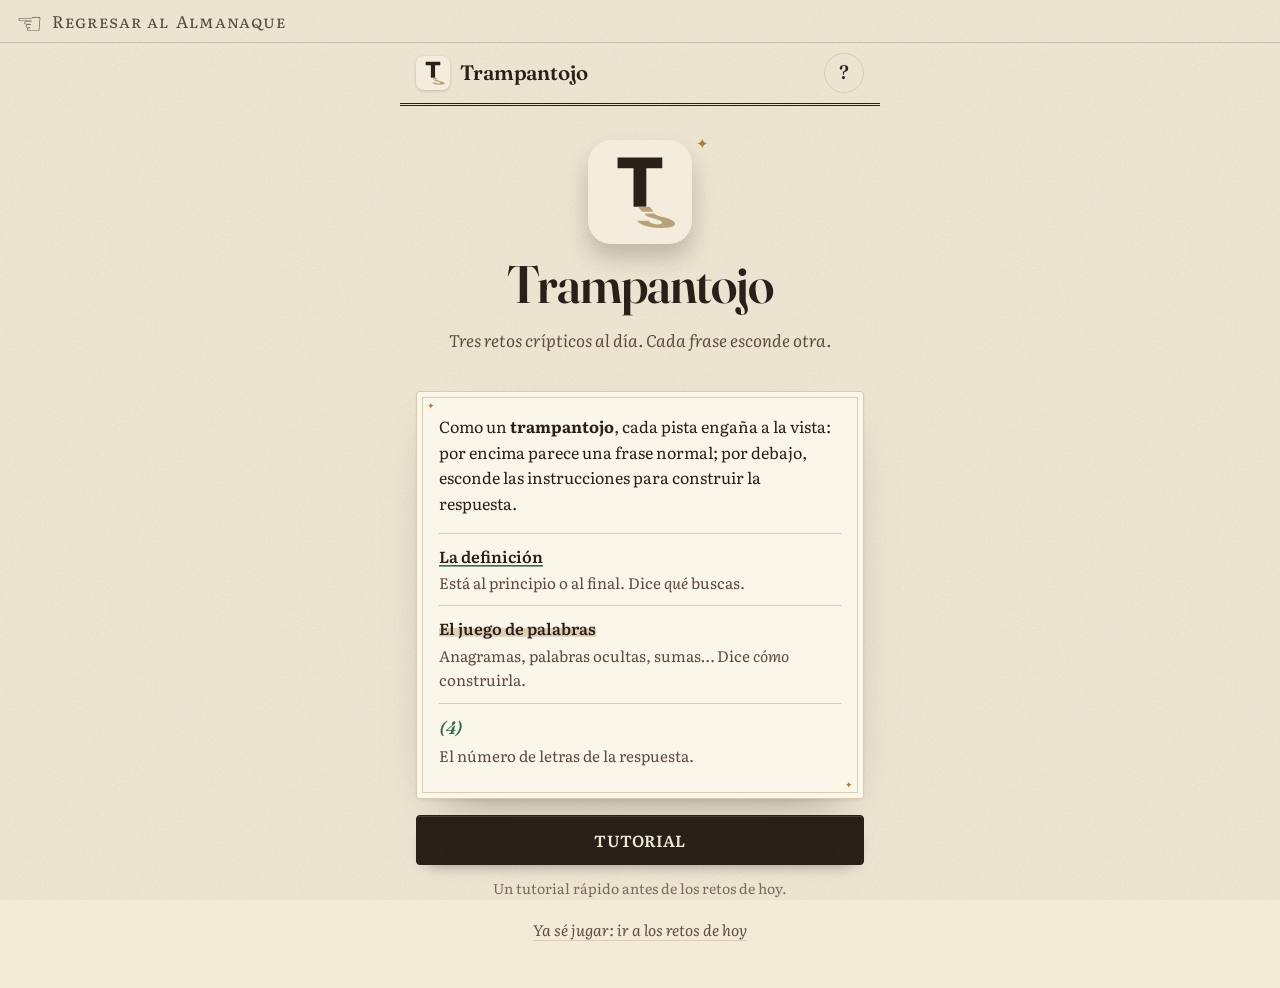
<file: index.html>
<!doctype html>
<html lang="es">
<head>
  <meta charset="utf-8">
  <meta name="viewport" content="width=device-width, initial-scale=1, viewport-fit=cover">
  <title>Trampantojo</title>
  <meta name="description" content="Trampantojo: tres retos crípticos al día, en español. Cada frase esconde otra.">
  <!-- Vista previa al compartir el enlace (WhatsApp, X, Bluesky…): el icono del juego. -->
  <meta property="og:type" content="website">
  <meta property="og:site_name" content="Almanaque">
  <meta property="og:title" content="Trampantojo">
  <meta property="og:description" content="Trampantojo: tres retos crípticos al día, en español. Cada frase esconde otra.">
  <meta property="og:url" content="https://joseleking.github.io/Trampantojo/">
  <meta property="og:image" content="https://joseleking.github.io/Trampantojo/img/icon-512.png">
  <meta property="og:image:width" content="512">
  <meta property="og:image:height" content="512">
  <meta property="og:image:alt" content="Icono de Trampantojo">
  <meta name="twitter:card" content="summary">
  <meta name="theme-color" content="#F3EAD8" id="meta-tema">
  <link rel="icon" href="img/logo.svg" type="image/svg+xml">
  <link rel="apple-touch-icon" href="img/apple-touch-icon.png">
  <script>
    // Modo claro u oscuro: el que se elija en Almanaque, común a todos los juegos. Sin elegir, claro.
    // Se aplica antes de pintar, para evitar el destello.
    try {
      if (localStorage.getItem('almanaque:tema') === 'dark') {
        document.documentElement.dataset.theme = 'dark';
        document.getElementById('meta-tema').content = '#1D1813';
      }
    } catch (e) {}
  </script>
  <link rel="preconnect" href="https://fonts.googleapis.com">
  <link rel="preconnect" href="https://fonts.gstatic.com" crossorigin>
  <link rel="stylesheet" href="https://fonts.googleapis.com/css2?family=Fraunces:ital,opsz,wght@0,9..144,400..700;1,9..144,400..600&family=Literata:ital,opsz,wght@0,7..72,400..700;1,7..72,400..500&display=swap">
  <link rel="stylesheet" href="css/estilos.css">
  <script src="volver-almanaque.js" defer></script>
  <script type="module" src="js/app.js"></script>
</head>
<body>
  <svg width="0" height="0" style="position:absolute" aria-hidden="true">
    <symbol id="i-logo" viewBox="80 80 800 800">
      <rect x="80" y="80" width="800" height="800" rx="180" fill="#F4ECDD"/>
      <g transform="translate(480 480) scale(1.35) translate(-480 -480)">
        <path d="M352 284h255v60h-91v220h-73V344h-91z" fill="#2B211A"/>
        <path d="M469.5 564 535.5 564 557.5 592 491.5 592ZM504 603 563 603 565 606 570 610 579 614 592 618 608 622 623 626 637 630 648 634 657 638 665 642 670 646 674 650 677 654 679 658 680 662 679 666 676 670 671 674 661 678 640 682 600 685.5 565 683 536 679 518 675 505 671 494 667 486 663 479 659 474 655 470 651 466 647 464 644 529 644 530 646 534 650 539 654 547 658 563 662 580 664.5 596 662 605 658 606 654 604 650 600 646 592 642 582 638 569 634 554 630 541 626 530 622 521 618 515 614 511 610 507 606Z" class="logo-sombra" fill="#B9A27A"/>
      </g>
    </symbol>
    <symbol id="i-compartir" viewBox="0 0 24 24"><g fill="none" stroke="currentColor" stroke-width="1.7" stroke-linecap="round" stroke-linejoin="round"><path d="M12 15V3.5M7.5 8 12 3.5 16.5 8"/><path d="M5 12.5v6A2 2 0 0 0 7 20.5h10a2 2 0 0 0 2-2v-6"/></g></symbol>
  </svg>

  <!-- Portada de arranque -->
  <div class="arranque" id="arranque" aria-hidden="true">
    <span class="arranque-logo"><svg><use href="#i-logo"/></svg></span>
    <p class="arranque-nombre">Trampantojo</p>
  </div>

  <header class="cabecera">
    <a class="marca" href="./" aria-label="Trampantojo, inicio">
      <svg class="marca-icono" aria-hidden="true"><use href="#i-logo"/></svg>
      <span class="marca-texto">Trampantojo</span>
    </a>
    <div class="cabecera-acciones">
      <button type="button" class="boton-icono" id="b-ayuda" aria-label="Cómo se juega"><span aria-hidden="true">?</span></button>
    </div>
  </header>

  <main class="escena">
    <!-- Carga -->
    <section class="pantalla" id="p-carga" aria-busy="true">
      <div class="cargando">
        <svg class="caja-carga" aria-hidden="true"><use href="#i-logo"/></svg>
        <p>Preparando el truco…</p>
      </div>
    </section>

    <!-- Error -->
    <section class="pantalla" id="p-error" hidden>
      <h1 class="titulo" tabindex="-1" data-foco>El truco ha fallado</h1>
      <p>No se han podido cargar las pistas (<code>trampantojo-pistas.json</code>).</p>
      <p class="discreto">Si has abierto el archivo directamente con doble clic, el navegador bloquea la carga: sírvelo con un servidor local (lo explica el README).</p>
      <button type="button" class="boton" id="b-reintentar">Reintentar</button>
    </section>

    <!-- Presentación / primera visita -->
    <section class="pantalla" id="p-intro" hidden>
      <div class="portada">
        <span class="portada-caja" aria-hidden="true"><svg><use href="#i-logo"/></svg></span>
        <h1 class="portada-titulo" tabindex="-1" data-foco>Trampantojo</h1>
        <p class="portada-lema">Tres retos crípticos al día. Cada frase esconde otra.</p>
      </div>
      <div class="tarjeta tarjeta-texto">
        <p>Como un <strong>trampantojo</strong>, cada pista engaña a la vista: por encima parece una frase normal; por debajo, esconde las instrucciones para construir la respuesta.</p>
        <dl class="claves">
          <div><dt><span class="muestra muestra-def">La definición</span></dt><dd>Está al principio o al final. Dice <em>qué</em> buscas.</dd></div>
          <div><dt><span class="muestra muestra-ind">El juego de palabras</span></dt><dd>Anagramas, palabras ocultas, sumas… Dice <em>cómo</em> construirla.</dd></div>
          <div><dt><span class="muestra muestra-num">(4)</span></dt><dd>El número de letras de la respuesta.</dd></div>
        </dl>
      </div>
      <div class="acciones acciones-columna">
        <button type="button" class="boton" id="b-empezar">TUTORIAL</button>
        <p class="acciones-nota">Un tutorial rápido antes de los retos de hoy.</p>
        <button type="button" class="enlace" id="b-saltar-tutorial">Ya sé jugar: ir a los retos de hoy</button>
      </div>
    </section>

    <!-- Juego -->
    <section class="pantalla" id="p-juego" hidden>
      <div class="acciones acciones-columna saltar-tutorial" id="j-aviso" hidden>
        <button type="button" class="boton boton-secundario" id="j-aviso-saltar">SALTAR TUTORIAL</button>
      </div>

      <div class="pista-cabeza">
        <span class="sobretitulo" id="j-etiqueta" tabindex="-1" data-foco></span>
        <span class="dificultad" id="j-dificultad"></span>
      </div>

      <article class="tarjeta tarjeta-pista">
        <p class="pista" id="j-pista"></p>
        <ul class="leyenda" aria-label="Leyenda">
          <li data-l="def">definición</li>
          <li data-l="ind">indicador</li>
          <li data-l="mat">materia prima</li>
        </ul>
      </article>

      <div class="zona-juego" id="j-zona">
        <aside class="nota" id="j-nota" hidden>
          <span class="sobretitulo" id="j-nota-titulo"></span>
          <p id="j-nota-texto"></p>
        </aside>

        <div class="revelacion" id="j-tipo" hidden>
          <span class="sobretitulo">Tipo de juego</span>
          <p><strong id="j-tipo-nombre"></strong> <span id="j-tipo-linea"></span></p>
        </div>

        <div class="casillas-zona" id="j-casillas-zona">
          <div class="casillas" id="j-casillas" aria-hidden="true"></div>
          <input id="j-entrada" class="entrada" type="text" inputmode="text"
                 autocomplete="off" autocorrect="off" autocapitalize="characters" spellcheck="false"
                 enterkeyhint="go" aria-describedby="j-ayuda-lectura">
          <span class="solo-lectores" id="j-ayuda-lectura"></span>
        </div>
        <p class="mensaje" id="j-mensaje" aria-live="polite"></p>

        <div class="acciones">
          <button type="button" class="boton boton-secundario" id="j-ayuda">
            <span class="boton-pre">Desvelar pista</span> <span id="j-ayuda-txt"></span>
          </button>
          <button type="button" class="boton" id="j-comprobar">Comprobar</button>
        </div>
        <p class="contador-ayudas" id="j-contador"></p>
      </div>

      <section class="desmontaje" id="j-desmontaje" hidden aria-labelledby="j-desmontaje-titulo">
        <h2 class="sobretitulo sobretitulo-ornado" id="j-desmontaje-titulo">El desmontaje</h2>
        <div class="escenario" id="j-escenario"></div>
        <p class="rotulo" id="j-rotulo" aria-live="polite"></p>
        <div class="solucion" id="j-solucion" hidden>
          <p class="solucion-formula" id="j-sol-formula"></p>
          <p class="solucion-extra" id="j-sol-extra"></p>
        </div>
        <div class="acciones acciones-columna">
          <button type="button" class="enlace" id="j-saltar">Saltar animación</button>
          <button type="button" class="boton" id="j-continuar" hidden>Continuar</button>
          <button type="button" class="enlace" id="j-saltar-tutorial" hidden>Ya lo he entendido, saltar tutorial</button>
        </div>
      </section>

      <div class="acciones acciones-columna" id="j-pie">
        <button type="button" class="enlace" data-tutorial>¿Primera vez? Aprende con el tutorial</button>
      </div>
    </section>

    <!-- Fin del tutorial -->
    <section class="pantalla" id="p-fin-tutorial" hidden>
      <div class="portada portada-compacta">
        <span class="portada-caja" aria-hidden="true"><svg><use href="#i-logo"/></svg></span>
        <h1 class="titulo" tabindex="-1" data-foco>Ya sabes mirar dos veces</h1>
      </div>
      <div class="tarjeta tarjeta-texto">
        <p>Has visto cinco trucos. En los retos diarios aparecerán también la <strong>resta</strong> (quitar letras), el <strong>contenedor</strong> (una palabra dentro de otra) y las <strong>combinadas</strong>, que encadenan varios.</p>
        <p>Si te atascas, pide ayuda. Siempre llegan en el mismo orden: primero se subraya la definición, después se revela el tipo de juego y, por último, se destapan letras.</p>
      </div>
      <div class="acciones acciones-columna">
        <button type="button" class="boton" id="b-ir-hoy">Ver los retos de hoy</button>
      </div>
    </section>

    <!-- Resultado del día -->
    <section class="pantalla" id="p-final" hidden>
      <header class="final-cabeza">
        <p class="sobretitulo" id="f-numero" tabindex="-1" data-foco></p>
        <p class="final-fecha" id="f-fecha"></p>
      </header>
      <ol class="final-retos" id="f-retos"></ol>
      <p class="final-ayudas" id="f-ayudas"></p>

      <div class="tarjeta racha">
        <div class="racha-dato">
          <span class="cifra" id="f-racha">0</span>
          <span class="racha-etiqueta" id="f-racha-etiqueta">días de racha</span>
        </div>
        <div class="racha-dato">
          <span class="cifra cifra-secundaria" id="f-mejor">0</span>
          <span class="racha-etiqueta">mejor racha</span>
        </div>
        <ol class="semana" id="f-semana" aria-label="Últimos siete días"></ol>
      </div>

      <div class="acciones acciones-columna">
        <button type="button" class="boton" id="f-compartir">
          <svg class="icono-boton" aria-hidden="true"><use href="#i-compartir"/></svg>
          Compartir resultado
        </button>
        <a class="boton boton-secundario" data-almanaque-volver hidden href="https://joseleking.github.io/Almanaque/">☜ Regresar al Almanaque</a>
        <p class="aviso" id="f-aviso" aria-live="polite"></p>
      </div>

      <div class="cuenta">
        <span class="sobretitulo">Nuevos retos en</span>
        <time class="cuenta-reloj" id="f-cuenta">--:--:--</time>
      </div>

      <div class="acciones acciones-columna">
        <button type="button" class="enlace" data-tutorial>Repasar el tutorial</button>
      </div>
    </section>
  </main>

  <dialog class="dialogo" id="d-ayuda" aria-labelledby="d-ayuda-titulo">
    <div class="dialogo-cuerpo">
      <div class="dialogo-cabeza">
        <h2 class="titulo" id="d-ayuda-titulo">Cómo se juega</h2>
        <button type="button" class="boton-icono" id="d-cerrar" aria-label="Cerrar"><span aria-hidden="true">×</span></button>
      </div>
      <p>Cada día hay tres retos nuevos, de menos a más difícil. Cada pista tiene dos lecturas: la de la superficie, que parece una frase normal, y la oculta, que explica cómo se construye la respuesta.</p>
      <p>Toda pista tiene una <span class="muestra muestra-def">definición</span>, al principio o al final, y un <span class="muestra muestra-ind">juego de palabras</span>, señalado casi siempre por un <em>indicador</em>. El número entre paréntesis es la longitud de la respuesta.</p>
      <p>No importan las tildes ni las mayúsculas (á = a), pero la <strong>ñ</strong> es una letra distinta de la n.</p>
      <p>Tienes <strong>tres intentos</strong> por reto: cada vez que compruebas una respuesta equivocada gastas uno. Si se acaban, el reto cuenta como fallado y se te enseña la solución. La racha sigue mientras termines los retos del día.</p>
      <h3 class="sobretitulo">Los trucos</h3>
      <dl class="glosario" id="d-glosario"></dl>
      <h3 class="sobretitulo">Las ayudas</h3>
      <ol class="lista-ayudas">
        <li>Subrayar la definición.</li>
        <li>Revelar el tipo de juego.</li>
        <li>Destapar una letra (puedes repetirla).</li>
      </ol>
      <p class="discreto">Al compartir tu resultado solo se ve cuántas ayudas usaste y qué retos fallaste, nunca la respuesta.</p>
      <div class="acciones acciones-columna">
        <button type="button" class="boton" id="d-tutorial">REPETIR TUTORIAL</button>
      </div>
    </div>
  </dialog>
</body>
</html>
</file>
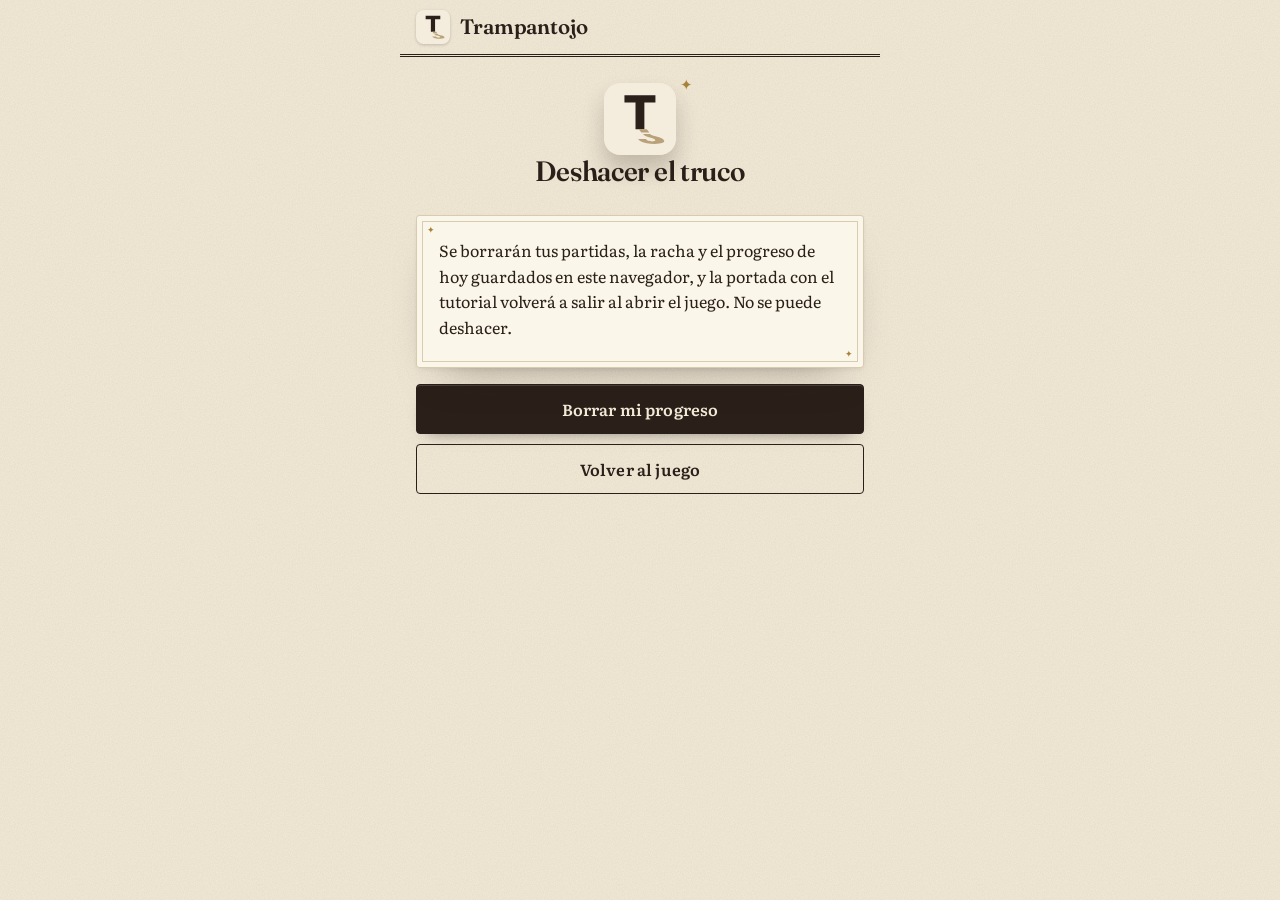
<file: reiniciar/index.html>
<!doctype html>
<html lang="es">
<head>
  <meta charset="utf-8">
  <meta name="viewport" content="width=device-width, initial-scale=1, viewport-fit=cover">
  <title>Reiniciar Trampantojo</title>
  <meta name="robots" content="noindex">
  <meta name="theme-color" content="#F3EAD8">
  <link rel="icon" href="../img/logo.svg" type="image/svg+xml">
  <link rel="apple-touch-icon" href="../img/apple-touch-icon.png">
  <script>
    // Mismo tema que el juego (esa preferencia no se borra).
    try {
      if (localStorage.getItem('almanaque:tema') === 'dark') document.documentElement.dataset.theme = 'dark';
    } catch (e) {}
  </script>
  <link rel="preconnect" href="https://fonts.googleapis.com">
  <link rel="preconnect" href="https://fonts.gstatic.com" crossorigin>
  <link rel="stylesheet" href="https://fonts.googleapis.com/css2?family=Fraunces:ital,opsz,wght@0,9..144,400..700;1,9..144,400..600&family=Literata:ital,opsz,wght@0,7..72,400..700;1,7..72,400..500&display=swap">
  <link rel="stylesheet" href="../css/estilos.css">
</head>
<body>
  <header class="cabecera">
    <a class="marca" href="../" aria-label="Trampantojo, inicio">
      <img class="marca-icono" src="../img/logo.svg" alt="">
      <span class="marca-texto">Trampantojo</span>
    </a>
  </header>

  <main class="escena">
    <section class="pantalla" id="pregunta">
      <div class="portada portada-compacta">
        <img class="portada-caja" src="../img/logo.svg" alt="">
        <h1 class="titulo">Deshacer el truco</h1>
      </div>
      <div class="tarjeta tarjeta-texto">
        <p>Se borrarán tus partidas, la racha y el progreso de hoy guardados en este navegador, y la portada con el tutorial volverá a salir al abrir el juego. No se puede deshacer.</p>
      </div>
      <div class="acciones acciones-columna">
        <button type="button" class="boton" id="borrar">Borrar mi progreso</button>
        <a class="boton boton-secundario" href="../">Volver al juego</a>
      </div>
    </section>

    <section class="pantalla" id="hecho" hidden>
      <div class="portada portada-compacta">
        <img class="portada-caja" src="../img/logo.svg" alt="">
        <h1 class="titulo">Hecho</h1>
      </div>
      <p role="status" style="text-align:center">Tu progreso se ha borrado. Volviendo al juego…</p>
    </section>
  </main>

  <script>
    // Misma clave que CLAVE en js/app.js.
    document.getElementById('borrar').addEventListener('click', function () {
      try { window.localStorage.removeItem('trampantojo:v1'); } catch (e) { /* sin almacenamiento */ }
      document.getElementById('pregunta').hidden = true;
      document.getElementById('hecho').hidden = false;
      setTimeout(function () { location.href = '../'; }, 1500);
    });
  </script>
</body>
</html>
</file>
<file: css/estilos.css>
/* ═══════════════════════════════════════════════════════════════════
   Trampantojo — papel, tinta sepia y un poco de ilusionismo.
   Misma familia que Periplo, Mentidero y Calendas: papel #F4ECDD,
   tinta #2B211A y un único acento propio, el verde #2F6B4E.
   ═══════════════════════════════════════════════════════════════════ */

:root {
  color-scheme: light;
  --papel: #F3EAD8;
  --papel-alto: #FBF6EA;
  --papel-hondo: #E9DDC4;
  --tinta: #2A2019;
  --tinta-2: #5E4C3A;
  --tinta-3: #7D6A55;
  --linea: #D9CBB0;
  --regla: #2A2019;
  --acento: #2F6B4E;
  --acento-suave: rgba(47, 107, 78, .12);
  --alerta: #A3352C;
  --oro: #A8823A;
  --oro-texto: #7A5C24;
  --marcador: rgba(185, 162, 122, .45);
  --azul: #2F5D78;
  --verde: #3C6A3E;
  --ambar: #C08A2E;
  --acierto-fondo: #2A2019;
  --acierto-tinta: #F3EAD8;
  --sombra: 0 1px 0 rgba(255, 255, 255, .6) inset, 0 22px 44px -28px rgba(42, 32, 25, .5), 0 2px 6px -3px rgba(42, 32, 25, .18);
  --grano: url("data:image/svg+xml,%3Csvg xmlns='http://www.w3.org/2000/svg' width='180' height='180'%3E%3Cfilter id='n'%3E%3CfeTurbulence type='fractalNoise' baseFrequency='.85' numOctaves='3' stitchTiles='stitch'/%3E%3CfeColorMatrix values='0 0 0 0 .16 0 0 0 0 .12 0 0 0 0 .08 0 0 0 .1 0'/%3E%3C/filter%3E%3Crect width='100%25' height='100%25' filter='url(%23n)'/%3E%3C/svg%3E");

  --f-display: 'Fraunces', 'Iowan Old Style', Georgia, serif;
  --f-texto: 'Literata', 'Iowan Old Style', Georgia, serif;
}

:root[data-theme="dark"] {
  color-scheme: dark;
  --papel: #1D1813;
  --papel-alto: #2A231C;
  --papel-hondo: #15110D;
  --tinta: #EFE4CF;
  --tinta-2: #C2B196;
  --tinta-3: #9C8A72;
  --linea: #3E3327;
  --regla: #B3A18A;
  --acento: #8CC4A2;
  --acento-suave: rgba(140, 196, 162, .14);
  --alerta: #E58A7F;
  --oro: #D6A46D;
  --oro-texto: #DDB27F;
  --marcador: rgba(185, 162, 122, .26);
  --azul: #93B6D6;
  --verde: #8FC08A;
  --ambar: #DDB25C;
  --acierto-fondo: #EFE4CF;
  --acierto-tinta: #2A2019;
  --sombra: 0 1px 0 rgba(255, 255, 255, .04) inset, 0 24px 48px -26px rgba(0, 0, 0, .85), 0 2px 8px -3px rgba(0, 0, 0, .5);
  --grano: url("data:image/svg+xml,%3Csvg xmlns='http://www.w3.org/2000/svg' width='180' height='180'%3E%3Cfilter id='n'%3E%3CfeTurbulence type='fractalNoise' baseFrequency='.85' numOctaves='3' stitchTiles='stitch'/%3E%3CfeColorMatrix values='0 0 0 0 .94 0 0 0 0 .89 0 0 0 0 .81 0 0 0 .05 0'/%3E%3C/filter%3E%3Crect width='100%25' height='100%25' filter='url(%23n)'/%3E%3C/svg%3E");
}

/* ── Base ─────────────────────────────────────────────────────────── */

*, *::before, *::after { box-sizing: border-box; }
[hidden] { display: none !important; }

html { -webkit-text-size-adjust: 100%; text-size-adjust: 100%; }

body {
  margin: 0;
  min-height: 100vh;
  min-height: 100dvh;
  background-color: var(--papel);
  background-image: var(--grano);
  background-attachment: fixed;
  color: var(--tinta);
  font-family: var(--f-texto);
  font-size: 1rem;
  line-height: 1.5;
  -webkit-font-smoothing: antialiased;
  -webkit-tap-highlight-color: transparent;
  transition: background-color .3s, color .3s;
}

p { margin: 0 0 .8em; }
code { font-size: .9em; }
button { font: inherit; color: inherit; }

:focus-visible { outline: 2px solid var(--oro); outline-offset: 3px; border-radius: 4px; }
[tabindex="-1"]:focus { outline: none; }

.solo-lectores {
  position: absolute; width: 1px; height: 1px; overflow: hidden;
  clip: rect(0 0 0 0); clip-path: inset(50%); white-space: nowrap;
}

.sobretitulo {
  display: block;
  margin: 0;
  font-family: var(--f-texto);
  font-size: .72rem;
  font-weight: 600;
  letter-spacing: .16em;
  text-transform: uppercase;
  color: var(--acento);
}

.titulo {
  margin: 0 0 .5em;
  font-family: var(--f-display);
  font-size: 1.75rem;
  font-weight: 600;
  line-height: 1.15;
  font-variation-settings: 'opsz' 72;
  letter-spacing: -.01em;
  text-wrap: balance;
}

.discreto { color: var(--tinta-3); font-size: .9rem; }

/* ── Cabecera ─────────────────────────────────────────────────────── */

.cabecera {
  display: flex;
  align-items: center;
  justify-content: space-between;
  max-width: 30rem;
  margin: 0 auto;
  padding: calc(10px + env(safe-area-inset-top)) 16px 10px;
  border-bottom: 3px double var(--regla);
}

.marca {
  display: inline-flex;
  align-items: center;
  gap: 10px;
  color: var(--tinta);
  text-decoration: none;
}
.marca-icono { width: 34px; height: 34px; filter: drop-shadow(0 1px 1.5px rgba(0, 0, 0, .18)); }
.marca-texto {
  font-family: var(--f-display);
  font-size: 1.3rem;
  font-weight: 600;
  font-variation-settings: 'opsz' 36;
  letter-spacing: -.005em;
}
.marca-texto em { font-style: italic; font-weight: 500; color: var(--acento); }

.cabecera-acciones { display: flex; gap: 8px; }

.boton-icono {
  display: grid;
  place-items: center;
  width: 40px;
  height: 40px;
  padding: 0;
  border: 1px solid var(--linea);
  border-radius: 50%;
  background: transparent;
  color: var(--tinta);
  font-family: var(--f-display);
  font-size: 1.2rem;
  font-weight: 500;
  cursor: pointer;
  transition: background-color .2s, border-color .2s;
}
.boton-icono:hover { background: var(--papel-alto); border-color: var(--tinta-3); }
.boton-icono svg { width: 20px; height: 20px; }

/* ── Escena ───────────────────────────────────────────────────────── */

.escena {
  max-width: 30rem;
  margin: 0 auto;
  padding: 0 16px calc(36px + env(safe-area-inset-bottom));
}

.pantalla { animation: aparece .45s ease-out both; }
@keyframes aparece { from { opacity: 0; transform: translateY(6px); } }

/* ── Tarjetas ─────────────────────────────────────────────────────── */

.tarjeta {
  position: relative;
  background: var(--papel-alto);
  border: 1px solid var(--linea);
  border-radius: 3px;
  box-shadow: inset 0 0 0 5px var(--papel-alto), inset 0 0 0 6px var(--linea), var(--sombra);
}
.tarjeta::before, .tarjeta::after {
  content: '✦';
  position: absolute;
  font-size: 9px;
  line-height: 1;
  color: var(--oro);
}
.tarjeta::before { top: 9px; left: 10px; }
.tarjeta::after { bottom: 9px; right: 10px; }

.tarjeta-texto { padding: 22px 22px 14px; line-height: 1.6; }

/* ── Botones ──────────────────────────────────────────────────────── */

.acciones {
  display: flex;
  flex-wrap: wrap;
  justify-content: center;
  gap: 10px;
  margin-top: 16px;
}
.acciones > .boton { flex: 1 1 0; }
.acciones-columna { flex-direction: column; align-items: stretch; }
.acciones-columna > .boton { flex: none; }

.boton {
  display: inline-flex;
  align-items: center;
  justify-content: center;
  gap: 8px;
  min-height: 50px;
  padding: 12px 18px;
  border: 1px solid var(--tinta);
  border-radius: 4px;
  background: var(--tinta);
  color: var(--papel);
  font-family: var(--f-texto);
  font-size: 1rem;
  font-weight: 600;
  letter-spacing: .01em;
  cursor: pointer;
  box-shadow: 0 1px 0 rgba(255, 255, 255, .15) inset, 0 8px 18px -12px rgba(0, 0, 0, .6);
  transition: transform .12s, background-color .2s, opacity .2s;
}
.boton:hover { background: color-mix(in srgb, var(--tinta) 88%, var(--acento)); }
.boton:active { transform: translateY(1px); }
.boton:disabled { opacity: .4; cursor: default; transform: none; }

.boton-secundario {
  background: transparent;
  color: var(--tinta);
  box-shadow: none;
}
.boton-secundario:hover { background: var(--papel-alto); }
a.boton { text-decoration: none; }

#j-ayuda { flex-direction: column; gap: 1px; line-height: 1.2; padding-block: 7px; font-size: .95rem; }
.boton-pre {
  display: block;
  font-size: .64rem;
  font-weight: 700;
  letter-spacing: .14em;
  text-transform: uppercase;
  color: var(--acento);
}

.icono-boton { width: 19px; height: 19px; }

.enlace {
  min-height: 44px;
  padding: 8px 12px;
  border: 0;
  background: none;
  color: var(--tinta-2);
  font-family: var(--f-texto);
  font-style: italic;
  font-size: .95rem;
  text-decoration: underline;
  text-decoration-color: var(--linea);
  text-underline-offset: .25em;
  cursor: pointer;
}
.enlace:hover { color: var(--tinta); text-decoration-color: var(--acento); }

/* ── Carga y error ────────────────────────────────────────────────── */

.cargando {
  display: grid;
  place-items: center;
  gap: 14px;
  min-height: 60vh;
  color: var(--tinta-3);
  font-style: italic;
}
.caja-carga { width: 72px; height: 72px; animation: flota 1.6s ease-in-out infinite; }
@keyframes flota { 50% { transform: translateY(-6px); } }

#p-error { padding-top: 40px; text-align: center; }

/* ── Portada de arranque ──────────────────────────────────────────── */

.arranque {
  position: fixed;
  inset: 0;
  z-index: 10;
  display: flex;
  flex-direction: column;
  align-items: center;
  justify-content: center;
  gap: 22px;
  padding: env(safe-area-inset-top) 16px env(safe-area-inset-bottom);
  background-color: var(--papel);
  background-image: var(--grano);
  transition: opacity .5s ease, visibility 0s .5s;
}
.arranque.fuera { opacity: 0; visibility: hidden; }
.arranque-logo {
  width: 132px;
  height: 132px;
  animation: aparece .6s ease-out both;
  --sombra-logo: sombra-logo 3.6s ease-in-out infinite;
}
.arranque-nombre {
  margin: 0;
  font-family: var(--f-texto);
  font-size: clamp(2.2rem, 10vw, 3rem);
  font-weight: 450;
  line-height: 1;
  font-variation-settings: 'opsz' 36;
  letter-spacing: -.01em;
  color: var(--tinta);
  animation: aparece .6s .15s ease-out both;
}

/* ── Portada (primera visita) ─────────────────────────────────────── */

.portada {
  position: relative;
  padding: 34px 0 26px;
  text-align: center;
}
.portada-caja {
  width: 104px;
  height: 104px;
}
/* La sombra y el redondeo van en un <span> que envuelve el <svg>, no en el
   propio <svg>: Safari pinta la sombra sobre el cuadrado del <svg> (más aún
   si su contenido está animado) y aparecen esquinas oscuras. 22.5% = rx 180
   / 800 del logo; overflow recorta cualquier resto fuera de la forma. */
.arranque-logo,
.portada-caja {
  display: block;
  margin-inline: auto;
  border-radius: 22.5%;
  overflow: hidden;
  box-shadow: 0 14px 22px rgba(42, 32, 25, .22);
  isolation: isolate;
}
.arranque-logo svg,
.portada-caja svg { display: block; width: 100%; height: 100%; }
/* La sombra en forma de interrogación del logo se mece, como si se moviera
   la luz. La animación llega al <use> mediante la variable --sombra-logo. */
.logo-sombra {
  transform-box: fill-box;
  transform-origin: 50% 0;
  animation: var(--sombra-logo, none);
}
@keyframes sombra-logo {
  0%, 100% { transform: skewX(0) scale(1, 1); }
  30% { transform: skewX(-34deg) scale(1.08, 1.14); }
  70% { transform: skewX(28deg) scale(.94, .88); }
}
.portada::after {
  content: '✦';
  position: absolute;
  top: 26px;
  left: calc(50% + 56px);
  color: var(--oro);
  font-size: 15px;
  animation: centelleo 2.8s ease-in-out infinite;
}
@keyframes centelleo {
  0%, 100% { opacity: .15; transform: scale(.6) rotate(0); }
  50% { opacity: 1; transform: scale(1.1) rotate(45deg); }
}

.portada-titulo {
  margin: 14px 0 16px;
  font-family: var(--f-display);
  font-size: clamp(2.3rem, 11.5vw, 3.3rem);
  font-weight: 600;
  line-height: 1;
  font-variation-settings: 'opsz' 144;
  letter-spacing: -.02em;
}
.portada-lema {
  text-wrap: balance;
  font-style: italic;
  font-size: 1.05rem;
  color: var(--tinta-2);
}
.portada-compacta { padding: 26px 0 14px; }
.portada-compacta .portada-caja { width: 72px; height: 72px; }
.portada-compacta::after { top: 16px; left: calc(50% + 40px); }

.claves { margin: 16px 0 6px; }
.claves > div {
  display: grid;
  grid-template-columns: 1fr;
  gap: 2px;
  padding: 10px 0;
  border-top: 1px solid var(--linea);
}
.claves dt { font-weight: 600; }
.claves dd { margin: 0; color: var(--tinta-2); font-size: .95rem; }

.muestra-def {
  background: linear-gradient(var(--acento), var(--acento)) no-repeat 0 94% / 100% .1em;
}
.muestra-ind {
  background: linear-gradient(var(--marcador), var(--marcador)) no-repeat 0 78% / 100% .55em;
}
.muestra-num { font-family: var(--f-display); font-style: italic; color: var(--acento); font-size: 1.1em; }

/* ── Pantalla de juego ────────────────────────────────────────────── */

.pista-cabeza {
  display: flex;
  align-items: baseline;
  justify-content: space-between;
  margin: 20px 2px 10px;
}
.dificultad { color: var(--oro); font-size: .8rem; letter-spacing: 3px; }
.dificultad .apagada { opacity: .28; }

.tarjeta-pista { padding: 30px 22px 22px; }

.pista {
  margin: 0;
  font-family: var(--f-texto);
  font-size: clamp(1.45rem, 6.3vw, 1.9rem);
  font-weight: 450;
  line-height: 1.4;
  font-variation-settings: 'opsz' 36;
  text-align: center;
  text-wrap: balance;
  color: var(--tinta);
  transition: color .6s;
}
.longitud {
  font-family: var(--f-display);
  font-style: italic;
  font-weight: 500;
  color: var(--acento);
  white-space: nowrap;
}

/* Los tres «fondos» de la pista: definición, indicador y materia prima */
.seg {
  border-radius: 2px;
  background-repeat: no-repeat;
  -webkit-box-decoration-break: clone;
  box-decoration-break: clone;
  transition: background-size .9s cubic-bezier(.6, .05, .25, 1), color .6s, text-decoration-color .6s;
}
.seg-def {
  background-image: linear-gradient(var(--acento), var(--acento));
  background-position: 0 94%;
  background-size: 0% .085em;
}
.ver-def .seg-def { background-size: 100% .085em; }

.seg-ind {
  padding: 0 .06em;
  margin: 0 -.06em;
  background-image: linear-gradient(100deg, transparent .2em, var(--marcador) .3em, var(--marcador) calc(100% - .3em), transparent calc(100% - .2em));
  background-position: 0 80%;
  background-size: 0% .62em;
}
.ver-ind .seg-ind { background-size: 100% .62em; }

.seg-mat {
  text-decoration: underline dotted;
  text-decoration-thickness: .09em;
  text-underline-offset: .24em;
  text-decoration-color: transparent;
}
.ver-mat .seg-mat { color: var(--azul); text-decoration-color: var(--azul); }

/* Durante el desmontaje, lo que no forma parte del truco se apaga */
.desmontando .pista { color: var(--tinta-3); }
.desmontando .pista .longitud { color: var(--tinta-3); }
.desmontando.ver-def .seg-def,
.desmontando.ver-ind .seg-ind { color: var(--tinta); }

.leyenda {
  display: flex;
  flex-wrap: wrap;
  justify-content: center;
  gap: 6px 16px;
  margin: 0;
  padding: 0;
  list-style: none;
  font-size: .7rem;
  font-weight: 600;
  letter-spacing: .12em;
  text-transform: uppercase;
  color: var(--tinta-3);
}
.leyenda li { display: none; align-items: center; gap: 7px; animation: aparece .5s ease-out both; }
.leyenda li::before { content: ''; display: inline-block; width: 18px; }
.leyenda li[data-l="def"]::before { height: 2px; background: var(--acento); }
.leyenda li[data-l="ind"]::before { height: 9px; background: var(--marcador); }
.leyenda li[data-l="mat"]::before { height: 0; border-top: 2px dotted var(--azul); }
.ver-def .leyenda, .ver-ind .leyenda { margin-top: 16px; }
.ver-def .leyenda li[data-l="def"],
.ver-ind .leyenda li[data-l="ind"],
.ver-mat .leyenda li[data-l="mat"] { display: inline-flex; }

.nota {
  margin: 16px 0 0;
  padding: 10px 14px 4px 16px;
  border-left: 2px solid var(--oro);
  color: var(--tinta-2);
  font-size: .95rem;
  line-height: 1.5;
}
.nota .sobretitulo { color: var(--oro-texto); margin-bottom: 4px; }
.nota p { margin-bottom: 6px; }

.saltar-tutorial { margin: 18px 0 0; }

.acciones-nota { margin: 2px 0 0; text-align: center; font-size: .88rem; color: var(--tinta-3); }

.revelacion {
  margin: 14px 0 0;
  padding: 10px 14px 4px;
  border: 1px dashed var(--linea);
  border-radius: 4px;
  font-size: .95rem;
  line-height: 1.45;
}
.revelacion .sobretitulo { margin-bottom: 4px; }
.revelacion strong { font-family: var(--f-display); font-weight: 600; font-size: 1.05em; }

/* ── Casillas ─────────────────────────────────────────────────────── */

.casillas-zona { position: relative; margin: 24px 0 4px; }

.entrada {
  position: absolute;
  inset: -6px 0;
  z-index: 2;
  width: 100%;
  height: calc(100% + 12px);
  margin: 0;
  padding: 0;
  border: 0;
  opacity: 0;
  background: transparent;
  color: transparent;
  caret-color: transparent;
  font-size: 16px; /* evita el zoom de iOS */
  cursor: text;
}

.casillas {
  display: flex;
  justify-content: center;
  gap: var(--gap, 7px);
  perspective: 500px;
}

.casilla {
  position: relative;
  display: grid;
  place-items: center;
  flex: none;
  width: var(--tam, 44px);
  height: calc(var(--tam, 44px) * 1.2);
  background: var(--papel-alto);
  border: 1px solid var(--linea);
  border-bottom: 4px double var(--tinta);
  border-radius: 5px 5px 3px 3px;
  color: var(--tinta);
  font-family: var(--f-display);
  font-size: calc(var(--tam, 44px) * .6);
  font-weight: 600;
  font-variation-settings: 'opsz' 72;
  line-height: 1;
  box-shadow: 0 6px 12px -10px rgba(0, 0, 0, .5);
  transition: border-color .2s, background-color .2s, transform .15s;
}
.casilla.activa { border-bottom-color: var(--acento); transform: translateY(-2px); }
.casilla.activa::after {
  content: '';
  position: absolute;
  left: 30%;
  right: 30%;
  bottom: 18%;
  height: 2px;
  background: var(--acento);
  animation: parpadeo 1.1s steps(1) infinite;
}
@keyframes parpadeo { 50% { opacity: 0; } }

.casilla.fija {
  color: var(--oro-texto);
  background: color-mix(in srgb, var(--papel-alto) 70%, var(--marcador));
  border-bottom-color: var(--oro);
}
.casilla.fija::before {
  content: '✦';
  position: absolute;
  top: 3px;
  right: 4px;
  font-size: 7px;
  color: var(--oro);
}
.casilla.destapada { animation: destapar .6s cubic-bezier(.3, .7, .3, 1); }
@keyframes destapar {
  0% { transform: rotateY(90deg); }
  100% { transform: none; }
}

.casilla.acierto {
  background: var(--acierto-fondo);
  border-color: transparent;
  border-bottom-color: var(--oro);
  color: var(--acierto-tinta);
  animation: voltear .55s cubic-bezier(.3, .7, .3, 1.2) calc(var(--i, 0) * 80ms) both;
}
@keyframes voltear {
  0% { transform: rotateX(90deg) scale(.92); }
  100% { transform: none; }
}

.casilla.fallo {
  background: color-mix(in srgb, var(--papel-alto) 80%, var(--alerta));
  border-color: transparent;
  border-bottom-color: var(--alerta);
  color: var(--tinta);
  animation: voltear .55s cubic-bezier(.3, .7, .3, 1.2) calc(var(--i, 0) * 80ms) both;
}

.casillas.sacude { animation: sacudida .45s cubic-bezier(.36, .07, .19, .97); }
@keyframes sacudida {
  15% { transform: translateX(-6px); }
  35% { transform: translateX(5px); }
  55% { transform: translateX(-3px); }
  75% { transform: translateX(2px); }
}

.mensaje {
  min-height: 1.5em;
  margin: 12px 0 0;
  text-align: center;
  font-style: italic;
  font-size: .95rem;
  color: var(--tinta-2);
}

.contador-ayudas {
  margin: 12px 0 0;
  text-align: center;
  font-size: .82rem;
  color: var(--tinta-3);
  letter-spacing: .02em;
}

/* ── Desmontaje ───────────────────────────────────────────────────── */

.desmontaje { margin-top: 22px; text-align: center; animation: aparece .5s ease-out both; }

.sobretitulo-ornado {
  display: flex;
  align-items: center;
  gap: 12px;
}
.sobretitulo-ornado::before, .sobretitulo-ornado::after {
  content: '';
  flex: 1;
  height: 4px;
  border-top: 1px solid var(--linea);
  border-bottom: 1px solid var(--linea);
}

.escenario {
  position: relative;
  display: flex;
  justify-content: center;
  align-items: center;
  gap: 5px;
  min-height: calc(var(--tam, 44px) * 1.2 + 3.4em);
  padding: 2em 0 1em;
  perspective: 700px;
}
.escenario.destello::before {
  content: '';
  position: absolute;
  inset: 10% 10%;
  background: radial-gradient(closest-side, var(--marcador), transparent);
  animation: halo 1.6s ease-out forwards;
  pointer-events: none;
}
@keyframes halo { 0% { opacity: 0; transform: scale(.6); } 30% { opacity: 1; } 100% { opacity: 0; transform: scale(1.4); } }

.caja-escenario {
  position: absolute;
  left: 50%;
  top: 50%;
  transform: translate(-50%, -50%);
  opacity: .6;
}
.caja-escenario svg { display: block; width: 58px; height: 58px; animation: flota 1.8s ease-in-out infinite; }

.ficha {
  position: relative;
  top: 0;
  display: grid;
  place-items: center;
  flex: none;
  width: var(--tam, 44px);
  height: calc(var(--tam, 44px) * 1.2);
  background: var(--papel-alto);
  border: 1px solid var(--linea);
  border-bottom: 3px double var(--tinta);
  border-radius: 4px 4px 3px 3px;
  color: var(--tinta);
  font-family: var(--f-display);
  font-size: calc(var(--tam, 44px) * .6);
  font-weight: 600;
  font-variation-settings: 'opsz' 72;
  line-height: 1;
  backface-visibility: visible;
  transition: background-color .45s, color .45s, opacity .45s, border-color .45s, box-shadow .45s;
}
.ficha.materia { color: var(--azul); border-color: color-mix(in srgb, var(--azul) 45%, var(--linea)); border-bottom-color: var(--azul); }
.ficha.suelta { top: -.3em; }
.ficha.suelta-b { top: -.6em; }
.ficha.alta { top: -1.25em; color: var(--acento); border-color: var(--acento); }
.ficha.espejo { box-shadow: 0 0 0 3px var(--marcador); }
.ficha.sonido { animation: onda 1.2s ease-in-out calc(var(--i, 0) * 130ms) infinite; }
@keyframes onda { 50% { transform: translateY(-.22em); } }
.ficha.tachada { color: var(--alerta); border-color: var(--alerta); opacity: .85; }
.ficha.tachada::after {
  content: '';
  position: absolute;
  left: 10%;
  right: 10%;
  top: 50%;
  height: 2px;
  background: var(--alerta);
  transform: rotate(-14deg);
}
.ficha.muda { opacity: .35; border-style: dashed; color: var(--tinta-3); }
.ficha.cambia { color: var(--acento); border-color: var(--acento); box-shadow: 0 0 0 4px var(--acento-suave); }
.ficha.tenue { opacity: .26; }
.ficha.brilla {
  color: var(--tinta);
  border-color: var(--oro);
  border-bottom-color: var(--oro);
  box-shadow: 0 0 0 3px var(--marcador), 0 8px 22px -8px var(--oro);
}
.ficha.final {
  background: var(--acierto-fondo);
  color: var(--acierto-tinta);
  border-color: transparent;
  border-bottom-color: var(--oro);
  box-shadow: 0 10px 22px -12px rgba(0, 0, 0, .55);
}
.ficha.signo, .ficha.hueco {
  background: none;
  border: 0;
  box-shadow: none;
}
.ficha.signo {
  width: calc(var(--tam, 44px) * .6);
  color: var(--acento);
  font-weight: 400;
}
.ficha.hueco { width: calc(var(--tam, 44px) * .45); }

.chispa {
  position: absolute;
  left: 50%;
  top: 55%;
  color: var(--oro);
  font-size: 13px;
  pointer-events: none;
  animation: chispa 1.3s cubic-bezier(.2, .7, .3, 1) both;
}
@keyframes chispa {
  0% { opacity: 0; transform: translate(-50%, -50%) scale(.2); }
  25% { opacity: 1; }
  100% { opacity: 0; transform: translate(calc(-50% + var(--x)), calc(-50% + var(--y))) scale(1) rotate(120deg); }
}

.rotulo {
  min-height: 3em;
  margin: 2px 6px 0;
  font-size: 1.04rem;
  line-height: 1.45;
  color: var(--tinta-2);
  text-wrap: balance;
}
.rotulo .v, .solucion .v {
  font-family: var(--f-display);
  font-weight: 600;
  font-size: .95em;
  letter-spacing: .06em;
  color: var(--tinta);
}

.solucion {
  margin: 14px 0 0;
  padding: 14px 8px 8px;
  border-top: 3px double var(--regla);
}
.solucion-formula {
  margin: 0 0 6px;
  font-family: var(--f-display);
  font-size: 1.35rem;
  font-weight: 500;
  font-variation-settings: 'opsz' 48;
  letter-spacing: .01em;
  color: var(--tinta);
}
.solucion-extra { margin: 0; font-style: italic; font-size: .93rem; color: var(--tinta-2); }

/* ── Resultado del día ────────────────────────────────────────────── */

.final-cabeza { margin: 26px 0 16px; text-align: center; }
.final-fecha {
  margin: 4px 0 0;
  font-family: var(--f-display);
  font-style: italic;
  font-size: 1.45rem;
  font-weight: 500;
  font-variation-settings: 'opsz' 72;
}
.final-retos { display: grid; gap: 18px; margin: 4px 0 18px; padding: 0; list-style: none; }
.final-reto { display: grid; gap: 8px; }
.casillas-final { margin: 0; }
.final-reto-pie { margin: 0; text-align: center; font-size: .9rem; color: var(--tinta-2); }
.final-reto-pie .enlace { min-height: 0; padding: 6px 2px; font-size: inherit; }
.final-pista {
  margin: 0 8px;
  text-align: center;
  font-style: italic;
  color: var(--tinta-2);
  text-wrap: balance;
}
.final-ayudas { text-align: center; font-size: .95rem; margin-bottom: 0; }

.racha {
  display: grid;
  grid-template-columns: 1fr 1fr;
  gap: 8px;
  margin: 20px 0 6px;
  padding: 22px 18px 16px;
  text-align: center;
}
.racha-dato { display: grid; gap: 2px; }
.cifra {
  font-family: var(--f-display);
  font-size: 2.8rem;
  font-weight: 600;
  line-height: 1;
  font-variation-settings: 'opsz' 144;
  font-variant-numeric: lining-nums;
}
.cifra-secundaria { color: var(--tinta-3); }
.racha-etiqueta {
  font-size: .7rem;
  font-weight: 600;
  letter-spacing: .14em;
  text-transform: uppercase;
  color: var(--tinta-3);
}

.semana {
  grid-column: 1 / -1;
  display: flex;
  justify-content: space-between;
  margin: 12px 0 0;
  padding: 14px 6px 0;
  border-top: 1px solid var(--linea);
  list-style: none;
}
.semana li { display: grid; justify-items: center; gap: 6px; min-width: 24px; }
.semana .fuera { visibility: hidden; }
.punto {
  width: 14px;
  height: 14px;
  border: 1.5px solid var(--linea);
  border-radius: 50%;
}
.semana .limpia .punto { background: var(--verde); border-color: var(--verde); }
.semana .con-ayudas .punto { background: var(--ambar); border-color: var(--ambar); }
.semana .con-fallos .punto { background: var(--alerta); border-color: var(--alerta); }
.letra-dia { font-size: .72rem; font-weight: 600; color: var(--tinta-3); }
.semana .hoy .letra-dia { color: var(--acento); }

.aviso { min-height: 1.4em; margin: 2px 0 0; text-align: center; font-size: .9rem; color: var(--tinta-2); overflow-wrap: anywhere; }

.cuenta { margin: 18px 0 0; text-align: center; }
.cuenta-reloj {
  display: block;
  margin-top: 4px;
  font-family: var(--f-display);
  font-size: 2.1rem;
  font-weight: 500;
  font-variant-numeric: tabular-nums lining-nums;
  letter-spacing: .03em;
}

/* ── Diálogo ──────────────────────────────────────────────────────── */

.dialogo {
  width: min(30rem, calc(100% - 24px));
  max-height: min(86dvh, 46rem);
  padding: 0;
  border: 1px solid var(--linea);
  border-radius: 6px;
  background: var(--papel-alto);
  color: var(--tinta);
  box-shadow: var(--sombra);
}
.dialogo::backdrop { background: rgba(20, 14, 9, .55); backdrop-filter: blur(2px); }
.dialogo[open] { animation: aparece .3s ease-out; }
.dialogo-cuerpo { padding: 18px 20px 20px; line-height: 1.55; }
.dialogo-cabeza { display: flex; align-items: center; justify-content: space-between; gap: 12px; margin-bottom: 8px; }
.dialogo-cabeza .titulo { margin: 0; }
.dialogo h3 { margin: 20px 0 8px; }
.glosario { margin: 0; }
.glosario > div { padding: 8px 0; border-top: 1px solid var(--linea); }
.glosario dt { font-family: var(--f-display); font-weight: 600; }
.glosario dd { margin: 0; color: var(--tinta-2); font-size: .94rem; }
.glosario .ejemplo { display: block; margin-top: 2px; font-style: italic; color: var(--tinta-3); }
.lista-ayudas { margin: 0 0 12px; padding-left: 1.3em; }

/* ── Pantallas anchas: un poco más de aire ────────────────────────── */

@media (min-width: 560px) {
  .tarjeta-pista { padding: 40px 34px 28px; }
  .pista-cabeza { margin-top: 32px; }
}

@media (prefers-reduced-motion: reduce) {
  *, *::before, *::after {
    animation-duration: .01ms !important;
    animation-iteration-count: 1 !important;
    transition-duration: .01ms !important;
  }
}
</file>
